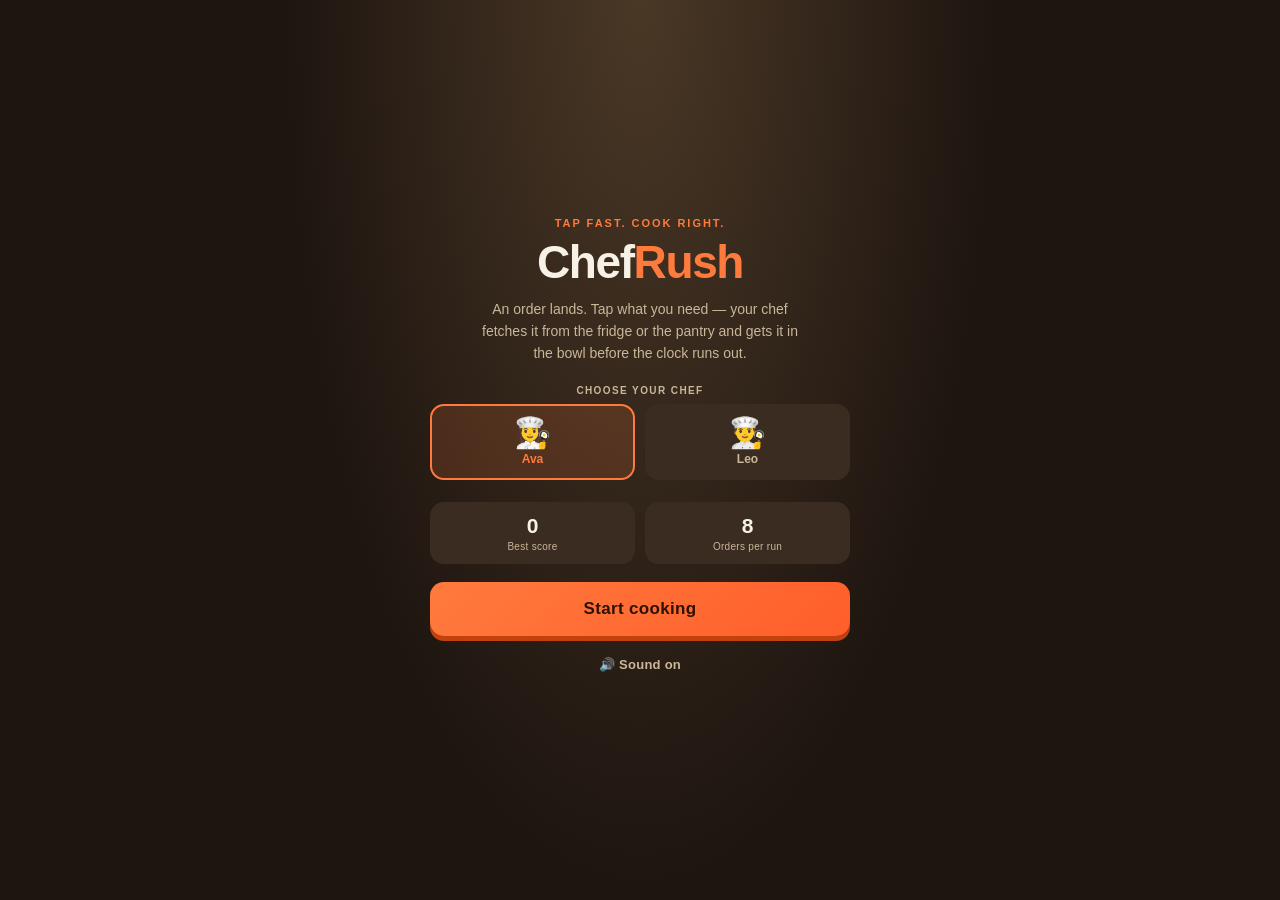
<file: index.html>
<!DOCTYPE html>
<html lang="en">
<head>
<meta charset="utf-8">
<meta name="viewport" content="width=device-width, initial-scale=1, viewport-fit=cover, user-scalable=no, maximum-scale=1">
<meta name="theme-color" content="#2c2018">
<meta name="mobile-web-app-capable" content="yes">
<meta name="apple-mobile-web-app-status-bar-style" content="black-translucent">
<title>Chef Rush</title>
<link rel="stylesheet" href="css/style.css">
</head>
<body>

<div id="app">

  <header id="hud" hidden>
    <span class="pill" id="hud-round">Round 1/8</span>

    <div class="hud-score">
      <span class="hud-label">SCORE</span>
      <span id="hud-score">0</span>
    </div>

    <div class="hud-timer">
      <svg id="timer-ring" viewBox="0 0 44 44" aria-hidden="true">
        <circle class="ring-bg" cx="22" cy="22" r="18"></circle>
        <circle class="ring-fg" cx="22" cy="22" r="18"></circle>
      </svg>
      <span id="timer-text">24</span>
    </div>
  </header>

  <main id="stage">
    <canvas id="scene"></canvas>

    <section id="recipe" hidden>
      <div class="recipe-head">
        <span id="recipe-icon">🍕</span>
        <div class="recipe-titles">
          <h2 id="recipe-name">Margherita Pizza</h2>
          <p id="recipe-progress">0 of 4 in the bowl</p>
        </div>
      </div>
      <ul id="recipe-list"></ul>
    </section>

    <div id="cook-status" hidden>
      <div class="cook-bar"><span id="cook-fill"></span></div>
      <p id="cook-label">Cooking…</p>
    </div>

    <div id="toast"></div>
  </main>

  <footer id="tray" hidden>
    <div id="stations" class="station-bar"></div>
    <button id="action-btn" class="btn btn-primary" disabled>Mix &amp; Cook</button>
  </footer>

  <!-- ------------------------------------------------------- overlays --->

  <section id="screen-menu" class="screen is-active">
    <div class="screen-inner">
      <p class="eyebrow">Tap fast. Cook right.</p>
      <h1 class="logo">Chef<span>Rush</span></h1>
      <p class="tagline">
        An order lands. Tap what you need — your chef fetches it from the fridge
        or the pantry and gets it in the bowl before the clock runs out.
      </p>

      <p class="field-label">Choose your chef</p>
      <div id="char-select" class="char-select">
        <button type="button" class="char-card is-selected" data-char="female">
          <span class="char-emoji">👩‍🍳</span>
          <span class="char-name">Ava</span>
        </button>
        <button type="button" class="char-card" data-char="male">
          <span class="char-emoji">👨‍🍳</span>
          <span class="char-name">Leo</span>
        </button>
      </div>

      <div class="menu-stats">
        <div><b id="menu-high">0</b><span>Best score</span></div>
        <div><b>8</b><span>Orders per run</span></div>
      </div>

      <button id="btn-start" class="btn btn-primary btn-lg">Start cooking</button>
      <button id="btn-mute" class="btn btn-ghost">🔊 Sound on</button>
    </div>
  </section>

  <section id="screen-result" class="screen" hidden>
    <div class="screen-inner result-inner">
      <div id="result-stars" class="stars"></div>
      <h2 id="result-title" class="result-title">Perfect dish!</h2>

      <div class="result-dish">
        <span id="result-dish-icon">🍕</span>
        <span id="result-dish-name">Margherita Pizza</span>
      </div>

      <div id="result-breakdown" class="result-breakdown"></div>

      <ul id="result-math" class="result-math"></ul>

      <div class="result-totals">
        <div><span>This order</span><b id="result-round-score">+0</b></div>
        <div><span>Total</span><b id="result-total-score">0</b></div>
      </div>

      <button id="result-next" class="btn btn-primary btn-lg">Next order</button>
    </div>
  </section>

  <section id="screen-gameover" class="screen" hidden>
    <div class="screen-inner">
      <p class="eyebrow">Service complete</p>
      <h2 id="go-rank" class="logo small">Head Chef</h2>
      <p id="go-record" class="record-badge" hidden>★ New personal best ★</p>

      <div class="go-stats">
        <div><b id="go-score">0</b><span>Final score</span></div>
        <div><b id="go-stars">0 / 24</b><span>Stars earned</span></div>
        <div><b id="go-high">0</b><span>Best ever</span></div>
      </div>

      <button id="btn-again" class="btn btn-primary btn-lg">Cook again</button>
      <button id="btn-menu" class="btn btn-ghost">Back to menu</button>
    </div>
  </section>

</div>

<noscript>
  <p style="color:#fff;padding:2rem;font-family:sans-serif">
    Chef Rush needs JavaScript enabled.
  </p>
</noscript>

<script>
  // The game uses ES modules, and browsers refuse to load those over file://
  // (CORS blocks it). The CSS still loads, so without this guard the menu
  // renders perfectly and every button is silently dead. Inline non-module
  // scripts DO run over file://, which is why the check lives here.
  if (location.protocol === 'file:') {
    document.addEventListener('DOMContentLoaded', function () {
      var app = document.getElementById('app');
      app.innerHTML = '';
      var box = document.createElement('div');
      box.className = 'fatal';
      box.innerHTML =
        '<h2>Serve this over HTTP</h2>' +
        '<p>Chef Rush uses JavaScript modules, which browsers block when a page ' +
        'is opened straight from the filesystem. Nothing will respond until it is ' +
        'served.</p>' +
        '<p>Run this from the project folder:</p>' +
        '<code>py -m http.server 8080 --directory www</code>' +
        '<p>then open <b>http://localhost:8080</b></p>';
      app.appendChild(box);
    });
  }
</script>

<script type="module" src="js/main.js"></script>
</body>
</html>
</file>
<file: css/style.css>
/* ============================================================ tokens === */
:root {
  --bg: #2c2018;
  --bg-deep: #1e1510;
  --panel: #3a2c20;
  --panel-2: #47372a;
  --panel-3: #574433;
  --ink: #f8f1e6;
  --muted: #c9b799;
  --accent: #ff7a3d;
  --accent-dim: #c2410c;
  --good: #4ade80;
  --bad: #f87171;
  --warn: #fbbf24;
  --gold: #ffc93c;

  --r-sm: 8px;
  --r-md: 14px;
  --r-lg: 22px;

  /* Shared side gutter so the HUD, recipe card and bottom bar line up. */
  --gutter: 14px;

  --safe-t: env(safe-area-inset-top, 0px);
  --safe-b: env(safe-area-inset-bottom, 0px);
  --safe-l: env(safe-area-inset-left, 0px);
  --safe-r: env(safe-area-inset-right, 0px);

  --font: "Segoe UI", -apple-system, BlinkMacSystemFont, Roboto, "Helvetica Neue", sans-serif;
}

* { box-sizing: border-box; margin: 0; padding: 0; }

/* The UA rule for [hidden] is `display: none`, but any author `display` beats
   it — so `.screen { display: grid }` would leave hidden overlays on screen.
   Everything here toggles visibility via the hidden attribute, so enforce it. */
[hidden] { display: none !important; }

html, body {
  height: 100%;
  overflow: hidden;
  overscroll-behavior: none;
  background: var(--bg-deep);
  color: var(--ink);
  font-family: var(--font);
  -webkit-tap-highlight-color: transparent;
  -webkit-font-smoothing: antialiased;
}

body { user-select: none; -webkit-user-select: none; }

#app {
  position: relative;
  display: flex;
  flex-direction: column;
  height: 100dvh;
  max-width: 720px;
  margin: 0 auto;
  overflow: hidden;
}

/* =============================================================== HUD === */
#hud {
  display: grid;
  grid-template-columns: 1fr auto 1fr;
  align-items: center;
  gap: 10px;
  padding: calc(var(--safe-t) + 10px) calc(var(--safe-r) + var(--gutter)) 10px calc(var(--safe-l) + var(--gutter));
  background: linear-gradient(to bottom, var(--bg-deep), rgba(30, 21, 16, 0));
  z-index: 5;
}
#hud .pill { justify-self: start; }
#hud .hud-score { justify-self: center; }
#hud .hud-timer { justify-self: end; }

.pill {
  background: var(--panel-2);
  border-radius: 999px;
  padding: 6px 13px;
  font-size: 12px;
  font-weight: 700;
  letter-spacing: 0.03em;
  color: var(--ink);
  white-space: nowrap;
}

.hud-score { display: flex; flex-direction: column; align-items: center; line-height: 1.05; }
.hud-label { font-size: 9px; letter-spacing: 0.14em; color: var(--muted); font-weight: 700; }
#hud-score { font-size: 24px; font-weight: 800; font-variant-numeric: tabular-nums; }

.hud-timer { position: relative; width: 46px; height: 46px; flex: none; }
#timer-ring { width: 46px; height: 46px; transform: rotate(-90deg); }
#timer-ring circle { fill: none; stroke-width: 5; stroke-linecap: round; }
.ring-bg { stroke: var(--panel-2); }
.ring-fg {
  stroke: var(--good);
  transition: stroke 0.3s ease;
}
#timer-ring.is-warning .ring-fg { stroke: var(--warn); }
#timer-ring.is-danger .ring-fg { stroke: var(--bad); }

#timer-text {
  position: absolute;
  inset: 0;
  display: grid;
  place-items: center;
  font-size: 15px;
  font-weight: 800;
  font-variant-numeric: tabular-nums;
}
#timer-ring.is-danger + #timer-text { color: var(--bad); animation: pulse 0.6s infinite; }

@keyframes pulse { 50% { transform: scale(1.16); } }

/* ============================================================= stage === */
#stage {
  position: relative;
  flex: 1 1 auto;
  min-height: 0;
  margin-top: -56px; /* let the 3D scene run behind the HUD */
}

#scene { display: block; width: 100%; height: 100%; touch-action: none; }

/* ------------------------------------------------------- recipe card --- */
/* Sits at the top of the stage: portrait framing leaves dead space above the
   kitchen, and this fills it without covering the counter or the chef. */
#recipe {
  position: absolute;
  left: calc(var(--safe-l) + var(--gutter));
  right: calc(var(--safe-r) + var(--gutter));
  top: 62px;
  background: rgba(58, 44, 32, 0.92);
  backdrop-filter: blur(8px);
  -webkit-backdrop-filter: blur(8px);
  border: 1px solid rgba(255, 255, 255, 0.09);
  border-radius: var(--r-md);
  padding: 10px 12px;
  z-index: 3;
}

.recipe-head { display: flex; align-items: center; gap: 10px; }
#recipe-icon { font-size: 28px; line-height: 1; }
.recipe-titles { min-width: 0; }
#recipe-name { font-size: 16px; font-weight: 800; letter-spacing: -0.01em; }
#recipe-progress { font-size: 11px; color: var(--muted); font-weight: 600; }
#recipe-progress.is-complete { color: var(--good); }

#recipe-list {
  display: flex;
  flex-wrap: wrap;
  gap: 6px;
  list-style: none;
  margin-top: 9px;
}

.recipe-chip {
  display: inline-flex;
  align-items: center;
  gap: 5px;
  background: var(--panel-3);
  border: 1px solid transparent;
  border-radius: 999px;
  padding: 5px 10px 5px 7px;
  font-size: 12px;
  font-weight: 700;
  color: var(--muted);
  transition: all 0.18s ease;
}
.recipe-chip .chip-icon { font-size: 14px; }
.recipe-chip.is-done {
  background: rgba(74, 222, 128, 0.16);
  border-color: var(--good);
  color: var(--good);
}
.recipe-chip.is-done .chip-label { text-decoration: line-through; opacity: 0.75; }
/* once ticked, the chip becomes the "take it back out" control */
.recipe-chip.is-done { cursor: pointer; }
.recipe-chip.is-done:active { transform: scale(0.95); }
.chip-store { font-size: 11px; opacity: 0.8; }

/* --------------------------------------------------------- cook bar --- */
#cook-status {
  position: absolute;
  left: 50%;
  top: 50%;
  transform: translate(-50%, -50%);
  width: min(70%, 260px);
  text-align: center;
  z-index: 4;
}
.cook-bar {
  height: 10px;
  border-radius: 999px;
  background: rgba(0, 0, 0, 0.45);
  overflow: hidden;
  border: 1px solid rgba(255, 255, 255, 0.12);
}
#cook-fill {
  display: block;
  height: 100%;
  width: 0%;
  border-radius: 999px;
  background: linear-gradient(90deg, var(--accent), var(--gold));
}
#cook-label {
  margin-top: 8px;
  font-size: 13px;
  font-weight: 700;
  letter-spacing: 0.05em;
  text-shadow: 0 2px 8px rgba(0, 0, 0, 0.6);
}

/* ------------------------------------------------------------ toast --- */
/* Sits low in the stage, above the tray, so it never covers the recipe card. */
#toast {
  position: absolute;
  bottom: 16px;
  left: 50%;
  transform: translate(-50%, 10px);
  background: rgba(30, 21, 16, 0.92);
  border: 1px solid rgba(255, 255, 255, 0.12);
  padding: 8px 16px;
  border-radius: 999px;
  font-size: 13px;
  font-weight: 700;
  opacity: 0;
  pointer-events: none;
  transition: opacity 0.25s ease, transform 0.25s ease;
  z-index: 6;
  white-space: nowrap;
}
#toast.is-visible { opacity: 1; transform: translate(-50%, 0); }

/* ============================================================== tray === */
#tray {
  flex: none;
  padding: 10px calc(var(--safe-r) + var(--gutter)) calc(var(--safe-b) + 12px) calc(var(--safe-l) + var(--gutter));
  background: var(--bg-deep);
  border-top: 1px solid rgba(255, 255, 255, 0.07);
  z-index: 5;
}

.station-bar {
  display: grid;
  grid-template-columns: repeat(2, 1fr);
  gap: 8px;
}
.station-bar.is-locked { opacity: 0.45; pointer-events: none; }

/* Read-out only: items are tapped in the 3D kitchen, not here. */
.station-btn {
  position: relative;
  display: flex;
  flex-direction: column;
  align-items: center;
  gap: 3px;
  min-height: 60px;
  padding: 10px 4px 9px;
  background: var(--panel);
  border: 2px solid transparent;
  border-radius: var(--r-md);
  color: var(--ink);
  font-family: inherit;
  transition: opacity 0.2s ease;
}
.station-icon { font-size: 22px; line-height: 1; }
.station-name {
  font-size: 11px;
  font-weight: 800;
  color: var(--muted);
  letter-spacing: 0.02em;
}
.station-btn.is-empty { opacity: 0.45; }

.station-count {
  position: absolute;
  top: 5px;
  right: 7px;
  min-width: 18px;
  padding: 1px 5px;
  background: var(--panel-3);
  border-radius: 999px;
  font-size: 10px;
  font-weight: 800;
  color: var(--ink);
}

/* ============================================================ buttons === */
.btn {
  display: block;
  width: 100%;
  border: none;
  border-radius: var(--r-md);
  font-family: inherit;
  font-weight: 800;
  font-size: 15px;
  letter-spacing: 0.02em;
  padding: 14px;
  cursor: pointer;
  transition: transform 0.1s ease, opacity 0.15s ease, filter 0.15s ease;
}
.btn:active { transform: scale(0.97); }

.btn-primary {
  margin-top: 9px;
  background: linear-gradient(135deg, var(--accent), #ff5e2b);
  color: #2b1206;
  box-shadow: 0 5px 0 var(--accent-dim);
}
.btn-primary:active { box-shadow: 0 2px 0 var(--accent-dim); transform: translateY(3px) scale(0.99); }
.btn-primary:disabled {
  background: var(--panel-2);
  color: var(--muted);
  box-shadow: 0 5px 0 rgba(0, 0, 0, 0.28);
  cursor: not-allowed;
}
.btn-lg { padding: 17px; font-size: 17px; }

.btn-ghost {
  margin-top: 10px;
  background: transparent;
  color: var(--muted);
  font-size: 13px;
  padding: 11px;
}

/* ============================================================ screens === */
.screen {
  position: absolute;
  inset: 0;
  z-index: 20;
  display: grid;
  place-items: center;
  padding: calc(var(--safe-t) + 20px) 20px calc(var(--safe-b) + 20px);
  background: radial-gradient(ellipse at 50% 0%, #4a3826 0%, var(--bg-deep) 70%);
  overflow-y: auto;
  overscroll-behavior: contain;
  animation: screenIn 0.3s ease;
}
@keyframes screenIn { from { opacity: 0; transform: scale(0.98); } }

.screen-inner { width: 100%; max-width: 420px; text-align: center; }

.eyebrow {
  font-size: 11px;
  letter-spacing: 0.18em;
  text-transform: uppercase;
  color: var(--accent);
  font-weight: 800;
  margin-bottom: 10px;
}

.logo {
  font-size: 46px;
  font-weight: 900;
  letter-spacing: -0.03em;
  line-height: 1;
}
.logo span { color: var(--accent); }
.logo.small { font-size: 32px; }

.tagline {
  margin: 14px auto 0;
  max-width: 330px;
  font-size: 14px;
  line-height: 1.55;
  color: var(--muted);
}

.field-label {
  font-size: 10px;
  letter-spacing: 0.14em;
  text-transform: uppercase;
  color: var(--muted);
  font-weight: 800;
  margin: 20px 0 8px;
}

.char-select { display: grid; grid-template-columns: 1fr 1fr; gap: 10px; }
.char-card {
  display: flex;
  flex-direction: column;
  align-items: center;
  gap: 4px;
  padding: 12px 8px;
  background: var(--panel);
  border: 2px solid transparent;
  border-radius: var(--r-md);
  color: var(--ink);
  font-family: inherit;
  cursor: pointer;
  transition: transform 0.1s ease, border-color 0.15s ease, background 0.15s ease;
}
.char-card:active { transform: scale(0.97); }
.char-emoji { font-size: 30px; line-height: 1; }
.char-name { font-size: 12px; font-weight: 800; color: var(--muted); }
.char-card.is-selected { background: rgba(255, 122, 61, 0.16); border-color: var(--accent); }
.char-card.is-selected .char-name { color: var(--accent); }

.menu-stats, .go-stats {
  display: flex;
  justify-content: center;
  gap: 10px;
  margin: 22px 0 18px;
}
.menu-stats div, .go-stats div {
  flex: 1;
  background: var(--panel);
  border-radius: var(--r-md);
  padding: 12px 6px;
}
.menu-stats b, .go-stats b {
  display: block;
  font-size: 21px;
  font-weight: 800;
  font-variant-numeric: tabular-nums;
}
.menu-stats span, .go-stats span {
  display: block;
  font-size: 10px;
  color: var(--muted);
  margin-top: 3px;
  letter-spacing: 0.03em;
}

.record-badge {
  display: inline-block;
  margin-top: 12px;
  background: rgba(255, 201, 60, 0.16);
  border: 1px solid var(--gold);
  color: var(--gold);
  border-radius: 999px;
  padding: 6px 15px;
  font-size: 12px;
  font-weight: 800;
}

/* ------------------------------------------------------------ result --- */
.result-inner { text-align: center; }

.stars { display: flex; justify-content: center; gap: 8px; margin-bottom: 10px; }
.star {
  font-size: 40px;
  line-height: 1;
  color: var(--panel-3);
  transform: scale(0.7);
  transition: transform 0.32s cubic-bezier(0.34, 1.7, 0.64, 1), color 0.2s ease;
}
.star.is-earned { color: var(--gold); transform: scale(1); text-shadow: 0 0 22px rgba(255, 201, 60, 0.55); }

.result-title { font-size: 25px; font-weight: 900; letter-spacing: -0.02em; }
.tone-good { color: var(--good); }
.tone-ok { color: var(--warn); }
.tone-bad { color: var(--bad); }

.result-dish {
  display: inline-flex;
  align-items: center;
  gap: 8px;
  margin-top: 8px;
  background: var(--panel);
  border-radius: 999px;
  padding: 7px 16px 7px 12px;
  font-size: 14px;
  font-weight: 700;
}
.result-dish span:first-child { font-size: 19px; }

.result-breakdown { margin-top: 16px; text-align: left; }
.result-group + .result-group { margin-top: 11px; }
.result-group h4 {
  font-size: 10px;
  letter-spacing: 0.13em;
  text-transform: uppercase;
  color: var(--muted);
  margin-bottom: 6px;
  font-weight: 800;
}
.result-group ul { display: flex; flex-wrap: wrap; gap: 5px; list-style: none; }

.result-chip {
  display: inline-flex;
  align-items: center;
  gap: 5px;
  border-radius: 999px;
  padding: 5px 11px 5px 8px;
  font-size: 12px;
  font-weight: 700;
  border: 1px solid;
}
.result-chip.is-good { background: rgba(74, 222, 128, 0.13); border-color: rgba(74, 222, 128, 0.5); color: var(--good); }
.result-chip.is-bad  { background: rgba(248, 113, 113, 0.13); border-color: rgba(248, 113, 113, 0.5); color: var(--bad); }
.result-chip.is-warn { background: rgba(251, 191, 36, 0.13); border-color: rgba(251, 191, 36, 0.5); color: var(--warn); }

.result-math { list-style: none; margin-top: 16px; }
.result-math li {
  display: flex;
  justify-content: space-between;
  font-size: 13px;
  padding: 6px 2px;
  border-bottom: 1px solid rgba(255, 255, 255, 0.07);
  color: var(--muted);
}
.result-math b { font-variant-numeric: tabular-nums; }

.result-totals { display: flex; gap: 10px; margin-top: 14px; }
.result-totals div {
  flex: 1;
  background: var(--panel);
  border-radius: var(--r-md);
  padding: 11px;
}
.result-totals span { display: block; font-size: 10px; color: var(--muted); letter-spacing: 0.05em; }
.result-totals b { display: block; font-size: 21px; font-weight: 800; margin-top: 2px; font-variant-numeric: tabular-nums; }

/* ============================================================== fatal === */
/* Shown when the page is opened over file://, or if boot throws. */
.fatal {
  margin: auto 16px; /* auto centres vertically in #app's flex column */
  max-width: 460px;
  padding: 26px 22px;
  text-align: center;
  background: var(--panel);
  border: 1px solid var(--accent);
  border-radius: var(--r-lg);
}
.fatal h2 { font-size: 20px; font-weight: 800; color: var(--accent); margin-bottom: 12px; }
.fatal p { font-size: 14px; line-height: 1.55; color: var(--muted); margin-bottom: 12px; }
.fatal b { color: var(--ink); }
.fatal code {
  display: block;
  margin-bottom: 12px;
  padding: 11px 13px;
  background: var(--bg-deep);
  border-radius: var(--r-sm);
  font-family: ui-monospace, Consolas, "Courier New", monospace;
  font-size: 12.5px;
  color: var(--good);
  word-break: break-all;
}
.fatal-hint { font-size: 12px; opacity: 0.75; margin-bottom: 0; }

/* ============================================================ tweaks === */
@media (max-height: 700px) {
  .logo { font-size: 38px; }
  .tagline { font-size: 13px; }
  .field-label { margin: 12px 0 6px; }
  .char-emoji { font-size: 25px; }
  .star { font-size: 33px; }
}

@media (prefers-reduced-motion: reduce) {
  * { animation-duration: 0.01ms !important; transition-duration: 0.01ms !important; }
}
</file>
